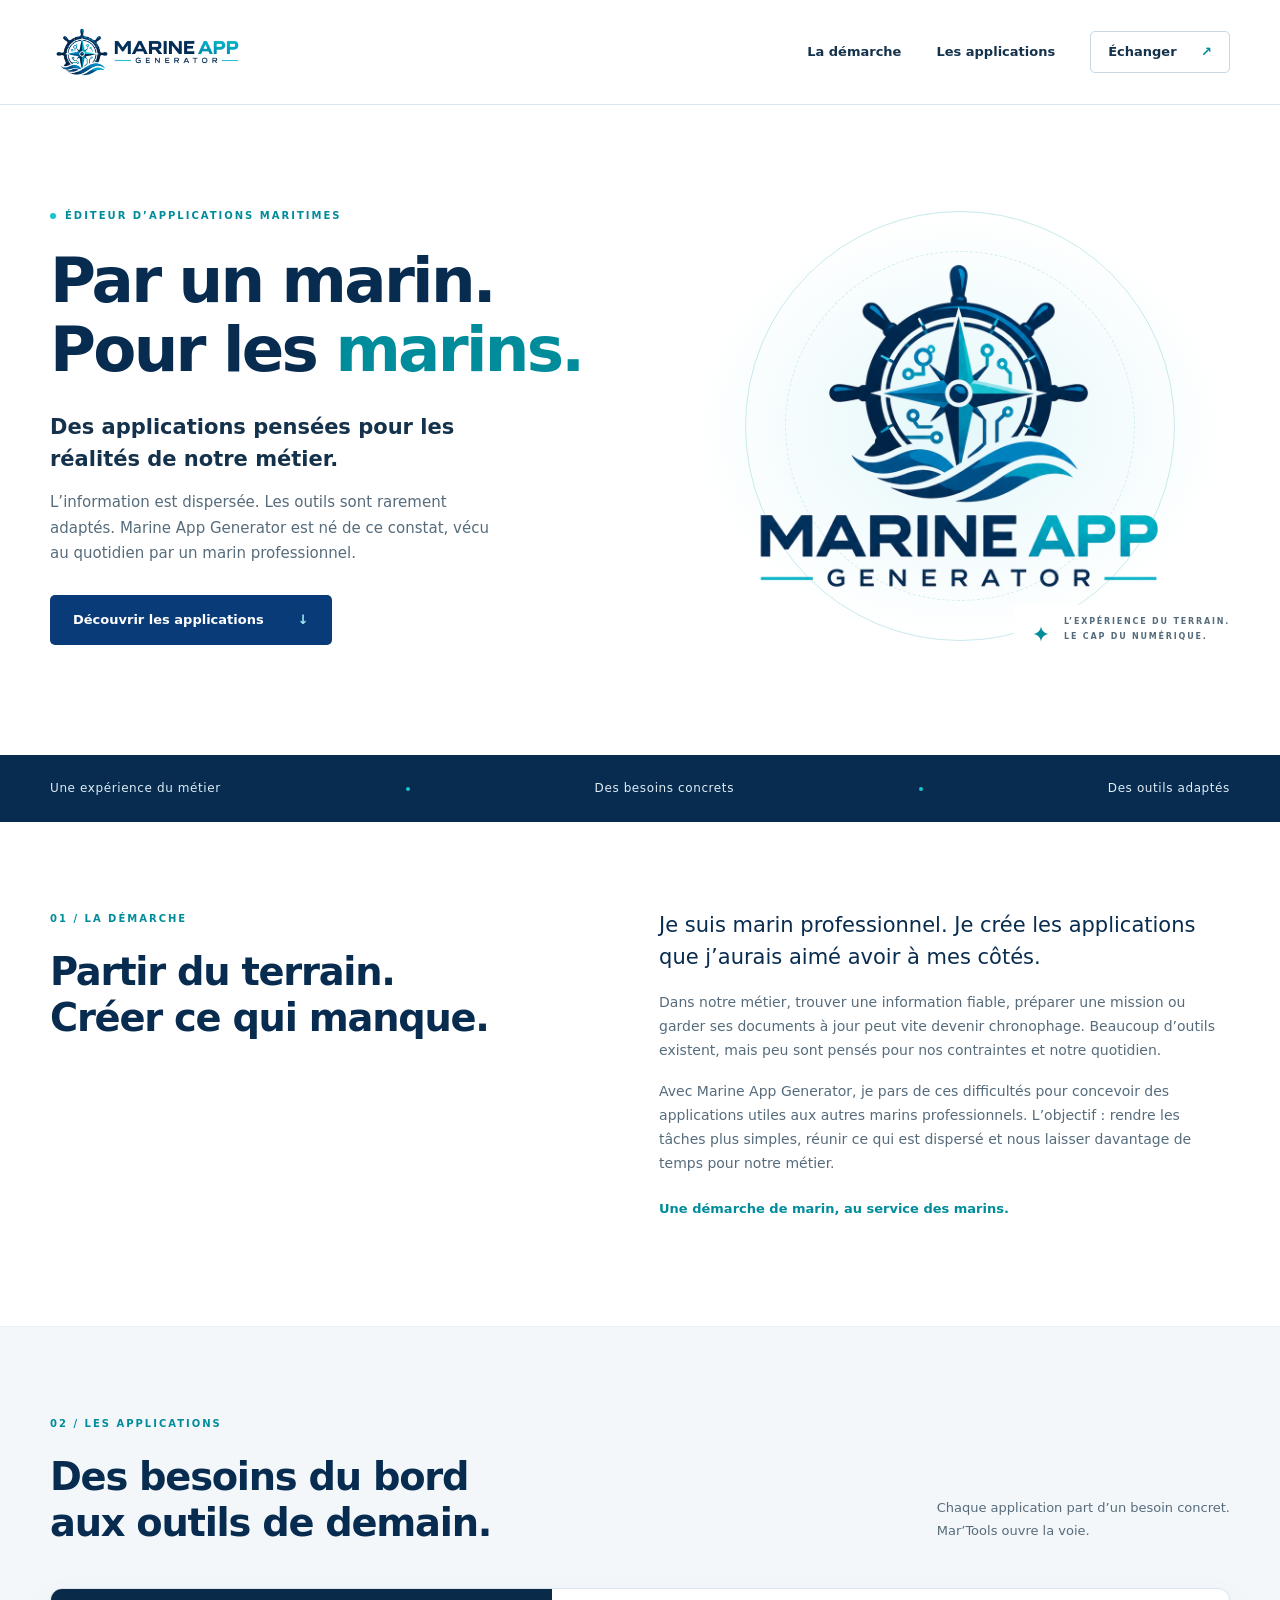
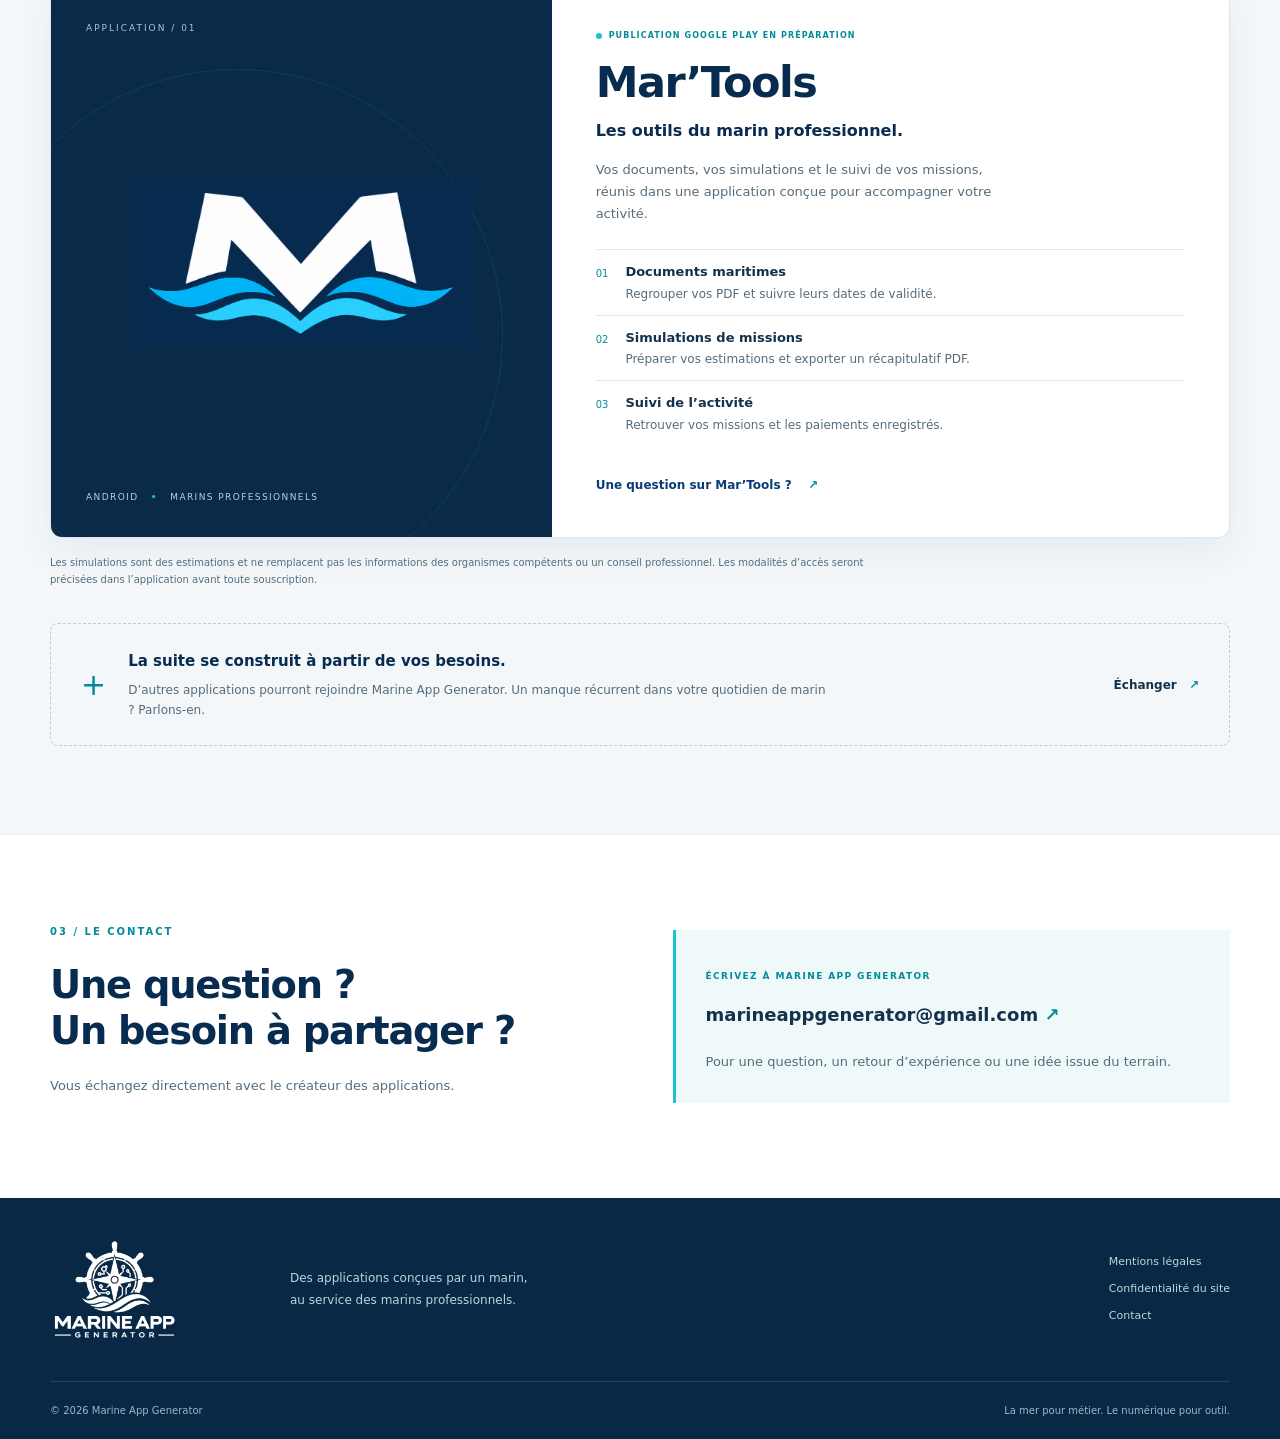
<file: index.html>
<!doctype html>
<html lang="fr"><head>
<meta charset="utf-8"><meta name="viewport" content="width=device-width, initial-scale=1">
<meta name="description" content="Marine App Generator : des applications conçues par un marin professionnel, au service des marins professionnels. Découvrez Mar’Tools.">
<meta name="robots" content="noindex, nofollow"><meta name="theme-color" content="#083b78">
<title>Marine App Generator — Par un marin, pour les marins</title>
<link rel="icon" href="assets/mag-symbol.png"><link rel="stylesheet" href="style.css"></head>
<body>
<a class="skip" href="#contenu">Aller au contenu</a>
<header><div class="wrap navigation"><a class="brand" href="./" aria-label="Marine App Generator, accueil"><img src="assets/mag-horizontal.png" alt="Marine App Generator" width="1720" height="420"></a><nav aria-label="Navigation principale"><a href="#demarche">La démarche</a><a href="#applications">Les applications</a><a class="nav-contact" href="#contact">Échanger <span aria-hidden="true">↗</span></a></nav></div></header>
<main id="contenu">
<section class="hero wrap" aria-labelledby="titre"><div><p class="eyebrow"><span class="dot" aria-hidden="true"></span> ÉDITEUR D’APPLICATIONS MARITIMES</p><h1 id="titre">Par un marin.<br>Pour les <em>marins.</em></h1><p class="lead">Des applications pensées pour les réalités de notre métier.</p><p class="description">L’information est dispersée. Les outils sont rarement adaptés. Marine App Generator est né de ce constat, vécu au quotidien par un marin professionnel.</p><a class="button" href="#applications">Découvrir les applications <span aria-hidden="true">↓</span></a></div><div class="hero-visual"><div class="ring outer" aria-hidden="true"></div><div class="ring inner" aria-hidden="true"></div><img class="hero-logo" src="assets/mag-principal.png" alt="Logo Marine App Generator : gouvernail, rose des vents, vagues et circuits numériques" width="900" height="730"><div class="caption"><span aria-hidden="true">✦</span> L’EXPÉRIENCE DU TERRAIN.<br>LE CAP DU NUMÉRIQUE.</div></div></section>
<div class="values"><div class="wrap"><span>Une expérience du métier</span><i aria-hidden="true"></i><span>Des besoins concrets</span><i aria-hidden="true"></i><span>Des outils adaptés</span></div></div>
<section class="story section wrap" id="demarche" aria-labelledby="story-title"><div><p class="eyebrow">01 / LA DÉMARCHE</p><h2 id="story-title">Partir du terrain.<br>Créer ce qui manque.</h2></div><div class="story-text"><p class="large">Je suis marin professionnel. Je crée les applications que j’aurais aimé avoir à mes côtés.</p><p>Dans notre métier, trouver une information fiable, préparer une mission ou garder ses documents à jour peut vite devenir chronophage. Beaucoup d’outils existent, mais peu sont pensés pour nos contraintes et notre quotidien.</p><p>Avec Marine App Generator, je pars de ces difficultés pour concevoir des applications utiles aux autres marins professionnels. L’objectif : rendre les tâches plus simples, réunir ce qui est dispersé et nous laisser davantage de temps pour notre métier.</p><p class="signature">Une démarche de marin, au service des marins.</p></div></section>
<section class="applications section" id="applications" aria-labelledby="apps-title"><div class="wrap"><div class="section-heading"><div><p class="eyebrow">02 / LES APPLICATIONS</p><h2 id="apps-title">Des besoins du bord<br>aux outils de demain.</h2></div><p>Chaque application part d’un besoin concret.<br>Mar’Tools ouvre la voie.</p></div>
<article class="app-card" aria-labelledby="martools-title"><div class="app-art"><span class="app-index">APPLICATION / 01</span><img src="assets/martools.png" alt="Logo Mar’Tools" width="908" height="437"><span class="platform">ANDROID <b aria-hidden="true">•</b> MARINS PROFESSIONNELS</span></div><div class="app-content"><p class="status"><span class="dot" aria-hidden="true"></span> PUBLICATION GOOGLE PLAY EN PRÉPARATION</p><h3 id="martools-title">Mar’Tools</h3><p class="tagline">Les outils du marin professionnel.</p><p>Vos documents, vos simulations et le suivi de vos missions, réunis dans une application conçue pour accompagner votre activité.</p><ul class="features"><li><span>01</span><div><strong>Documents maritimes</strong><p>Regrouper vos PDF et suivre leurs dates de validité.</p></div></li><li><span>02</span><div><strong>Simulations de missions</strong><p>Préparer vos estimations et exporter un récapitulatif PDF.</p></div></li><li><span>03</span><div><strong>Suivi de l’activité</strong><p>Retrouver vos missions et les paiements enregistrés.</p></div></li></ul><a class="text-link" href="mailto:marineappgenerator@gmail.com?subject=Information%20Mar%27Tools">Une question sur Mar’Tools ? <span aria-hidden="true">↗</span></a></div></article>
<p class="app-note">Les simulations sont des estimations et ne remplacent pas les informations des organismes compétents ou un conseil professionnel. Les modalités d’accès seront précisées dans l’application avant toute souscription.</p>
<div class="future"><span class="plus" aria-hidden="true">+</span><div><h3>La suite se construit à partir de vos besoins.</h3><p>D’autres applications pourront rejoindre Marine App Generator. Un manque récurrent dans votre quotidien de marin ? Parlons-en.</p></div><a href="#contact">Échanger <span aria-hidden="true">↗</span></a></div></div></section>
<section class="contact-section section wrap" id="contact" aria-labelledby="contact-title"><div><p class="eyebrow">03 / LE CONTACT</p><h2 id="contact-title">Une question ?<br>Un besoin à partager ?</h2><p>Vous échangez directement avec le créateur des applications.</p></div><div class="contact-box"><span>ÉCRIVEZ À MARINE APP GENERATOR</span><a href="mailto:marineappgenerator@gmail.com">marineappgenerator@gmail.com <span aria-hidden="true">↗</span></a><p>Pour une question, un retour d’expérience ou une idée issue du terrain.</p></div></section>
</main>
<footer><div class="wrap footer-top"><a href="./" aria-label="Marine App Generator, accueil"><img src="assets/mag-white.png" alt="Marine App Generator" width="900" height="730" loading="lazy"></a><p>Des applications conçues par un marin,<br>au service des marins professionnels.</p><nav aria-label="Informations légales"><a href="mentions-legales.html">Mentions légales</a><a href="confidentialite.html">Confidentialité du site</a><a href="mailto:marineappgenerator@gmail.com">Contact</a></nav></div><div class="wrap footer-bottom"><span>© 2026 Marine App Generator</span><span>La mer pour métier. Le numérique pour outil.</span></div></footer>
</body></html>
</file>
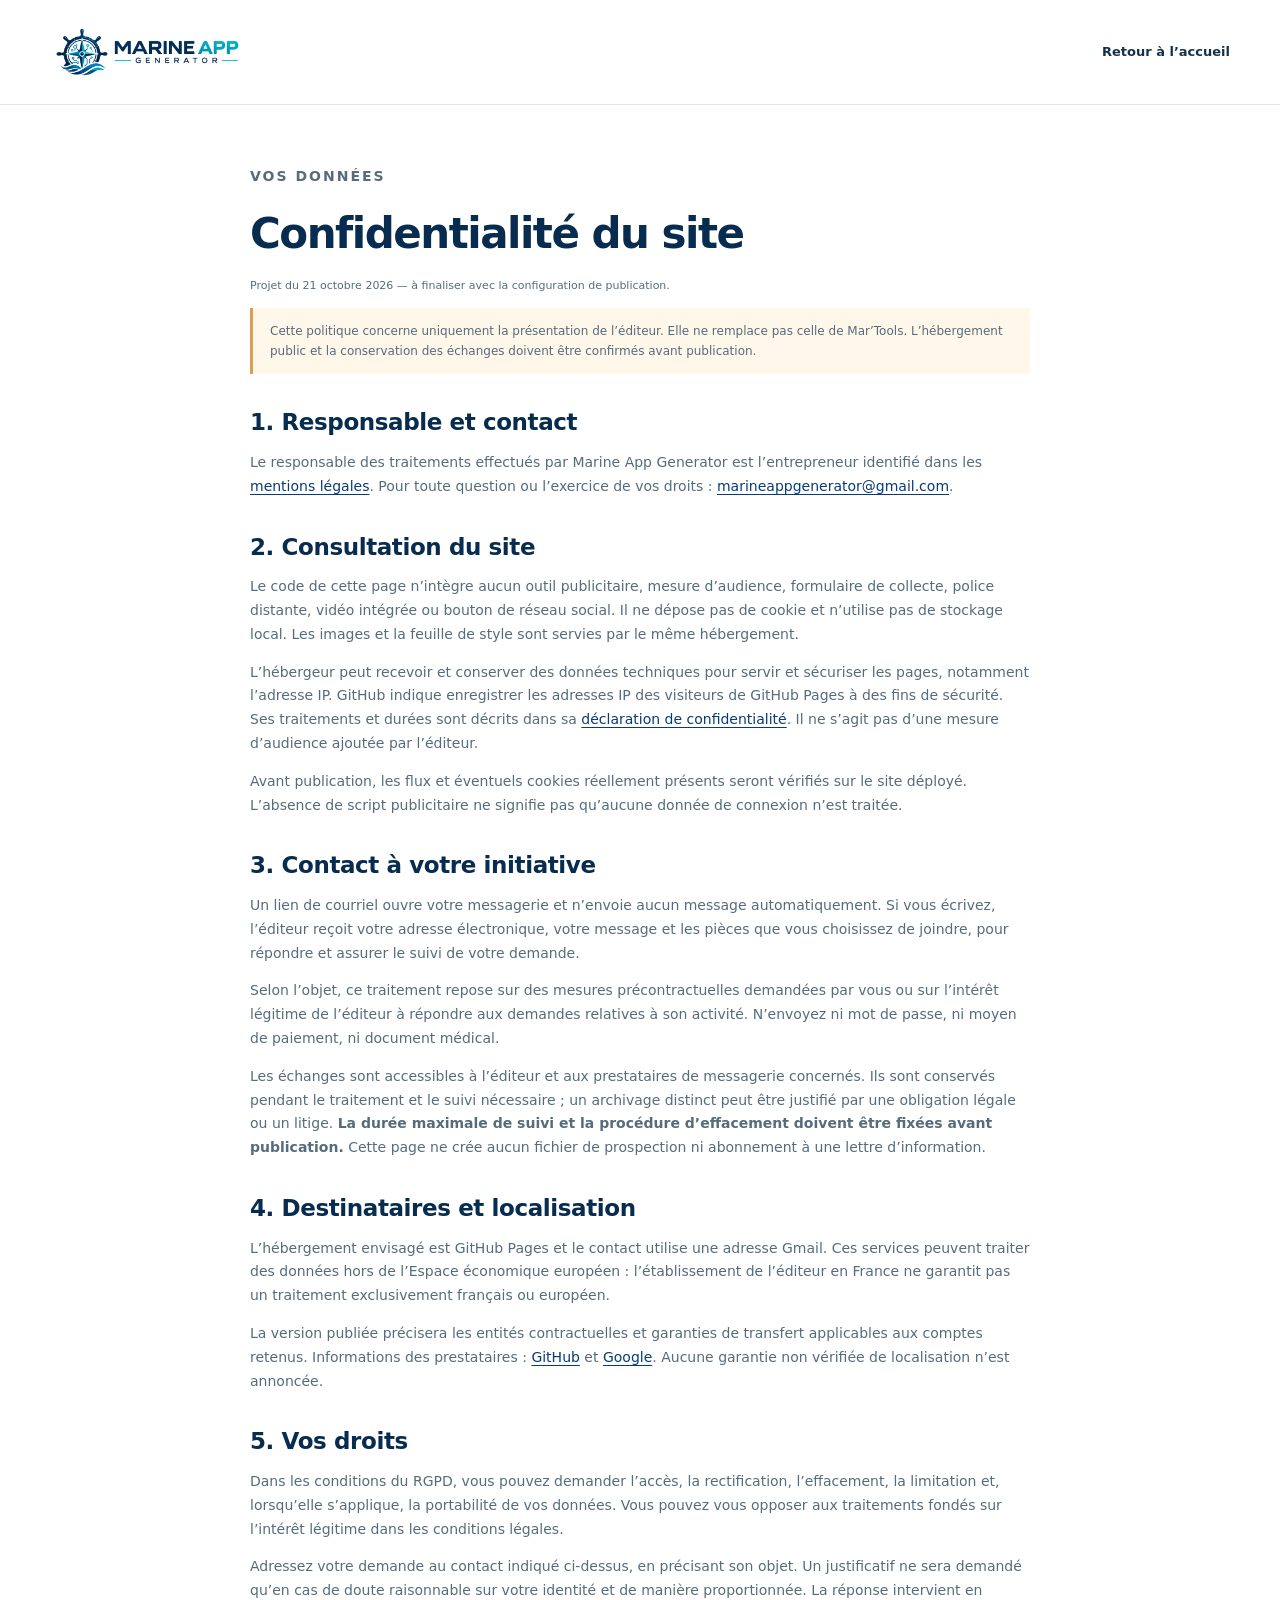
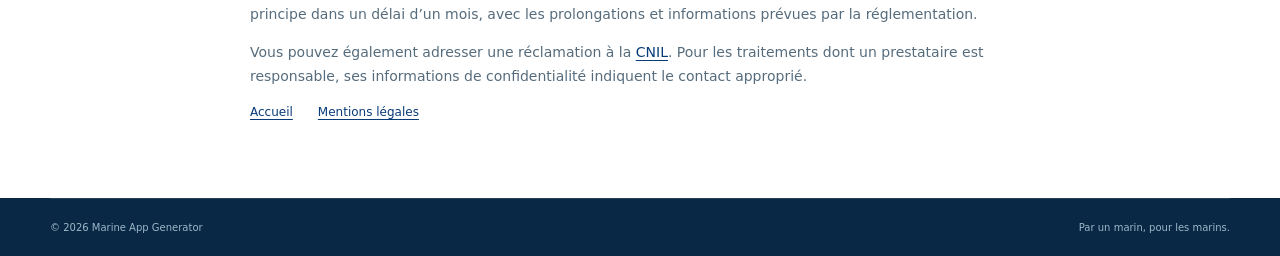
<file: confidentialite.html>
<!doctype html>
<html lang="fr"><head><meta charset="utf-8"><meta name="viewport" content="width=device-width, initial-scale=1"><meta name="robots" content="noindex, nofollow"><title>Confidentialité du site — Marine App Generator</title><link rel="icon" href="assets/mag-symbol.png"><link rel="stylesheet" href="style.css"></head><body>
<a class="skip" href="#contenu">Aller au contenu</a><header><div class="wrap navigation"><a class="brand" href="./" aria-label="Marine App Generator, accueil"><img src="assets/mag-horizontal.png" alt="Marine App Generator" width="1720" height="420"></a><nav aria-label="Navigation"><a href="./">Retour à l’accueil</a></nav></div></header>
<main id="contenu" class="wrap legal"><p class="eyebrow">VOS DONNÉES</p><h1>Confidentialité du site</h1><p class="legal-date">Projet du 21 octobre 2026 — à finaliser avec la configuration de publication.</p><p class="draft">Cette politique concerne uniquement la présentation de l’éditeur. Elle ne remplace pas celle de Mar’Tools. L’hébergement public et la conservation des échanges doivent être confirmés avant publication.</p>
<h2>1. Responsable et contact</h2><p>Le responsable des traitements effectués par Marine App Generator est l’entrepreneur identifié dans les <a href="mentions-legales.html">mentions légales</a>. Pour toute question ou l’exercice de vos droits : <a href="mailto:marineappgenerator@gmail.com">marineappgenerator@gmail.com</a>.</p>
<h2>2. Consultation du site</h2><p>Le code de cette page n’intègre aucun outil publicitaire, mesure d’audience, formulaire de collecte, police distante, vidéo intégrée ou bouton de réseau social. Il ne dépose pas de cookie et n’utilise pas de stockage local. Les images et la feuille de style sont servies par le même hébergement.</p><p>L’hébergeur peut recevoir et conserver des données techniques pour servir et sécuriser les pages, notamment l’adresse IP. GitHub indique enregistrer les adresses IP des visiteurs de GitHub Pages à des fins de sécurité. Ses traitements et durées sont décrits dans sa <a href="https://docs.github.com/en/site-policy/privacy-policies/github-general-privacy-statement">déclaration de confidentialité</a>. Il ne s’agit pas d’une mesure d’audience ajoutée par l’éditeur.</p><p>Avant publication, les flux et éventuels cookies réellement présents seront vérifiés sur le site déployé. L’absence de script publicitaire ne signifie pas qu’aucune donnée de connexion n’est traitée.</p>
<h2>3. Contact à votre initiative</h2><p>Un lien de courriel ouvre votre messagerie et n’envoie aucun message automatiquement. Si vous écrivez, l’éditeur reçoit votre adresse électronique, votre message et les pièces que vous choisissez de joindre, pour répondre et assurer le suivi de votre demande.</p><p>Selon l’objet, ce traitement repose sur des mesures précontractuelles demandées par vous ou sur l’intérêt légitime de l’éditeur à répondre aux demandes relatives à son activité. N’envoyez ni mot de passe, ni moyen de paiement, ni document médical.</p><p>Les échanges sont accessibles à l’éditeur et aux prestataires de messagerie concernés. Ils sont conservés pendant le traitement et le suivi nécessaire ; un archivage distinct peut être justifié par une obligation légale ou un litige. <strong>La durée maximale de suivi et la procédure d’effacement doivent être fixées avant publication.</strong> Cette page ne crée aucun fichier de prospection ni abonnement à une lettre d’information.</p>
<h2>4. Destinataires et localisation</h2><p>L’hébergement envisagé est GitHub Pages et le contact utilise une adresse Gmail. Ces services peuvent traiter des données hors de l’Espace économique européen : l’établissement de l’éditeur en France ne garantit pas un traitement exclusivement français ou européen.</p><p>La version publiée précisera les entités contractuelles et garanties de transfert applicables aux comptes retenus. Informations des prestataires : <a href="https://docs.github.com/en/site-policy/privacy-policies/github-general-privacy-statement">GitHub</a> et <a href="https://policies.google.com/privacy?hl=fr">Google</a>. Aucune garantie non vérifiée de localisation n’est annoncée.</p>
<h2>5. Vos droits</h2><p>Dans les conditions du RGPD, vous pouvez demander l’accès, la rectification, l’effacement, la limitation et, lorsqu’elle s’applique, la portabilité de vos données. Vous pouvez vous opposer aux traitements fondés sur l’intérêt légitime dans les conditions légales.</p><p>Adressez votre demande au contact indiqué ci-dessus, en précisant son objet. Un justificatif ne sera demandé qu’en cas de doute raisonnable sur votre identité et de manière proportionnée. La réponse intervient en principe dans un délai d’un mois, avec les prolongations et informations prévues par la réglementation.</p><p>Vous pouvez également adresser une réclamation à la <a href="https://www.cnil.fr/fr/plaintes">CNIL</a>. Pour les traitements dont un prestataire est responsable, ses informations de confidentialité indiquent le contact approprié.</p><div class="legal-nav"><a href="./">Accueil</a><a href="mentions-legales.html">Mentions légales</a></div></main><footer><div class="wrap footer-bottom"><span>© 2026 Marine App Generator</span><a href="./">Par un marin, pour les marins.</a></div></footer></body></html>
</file>
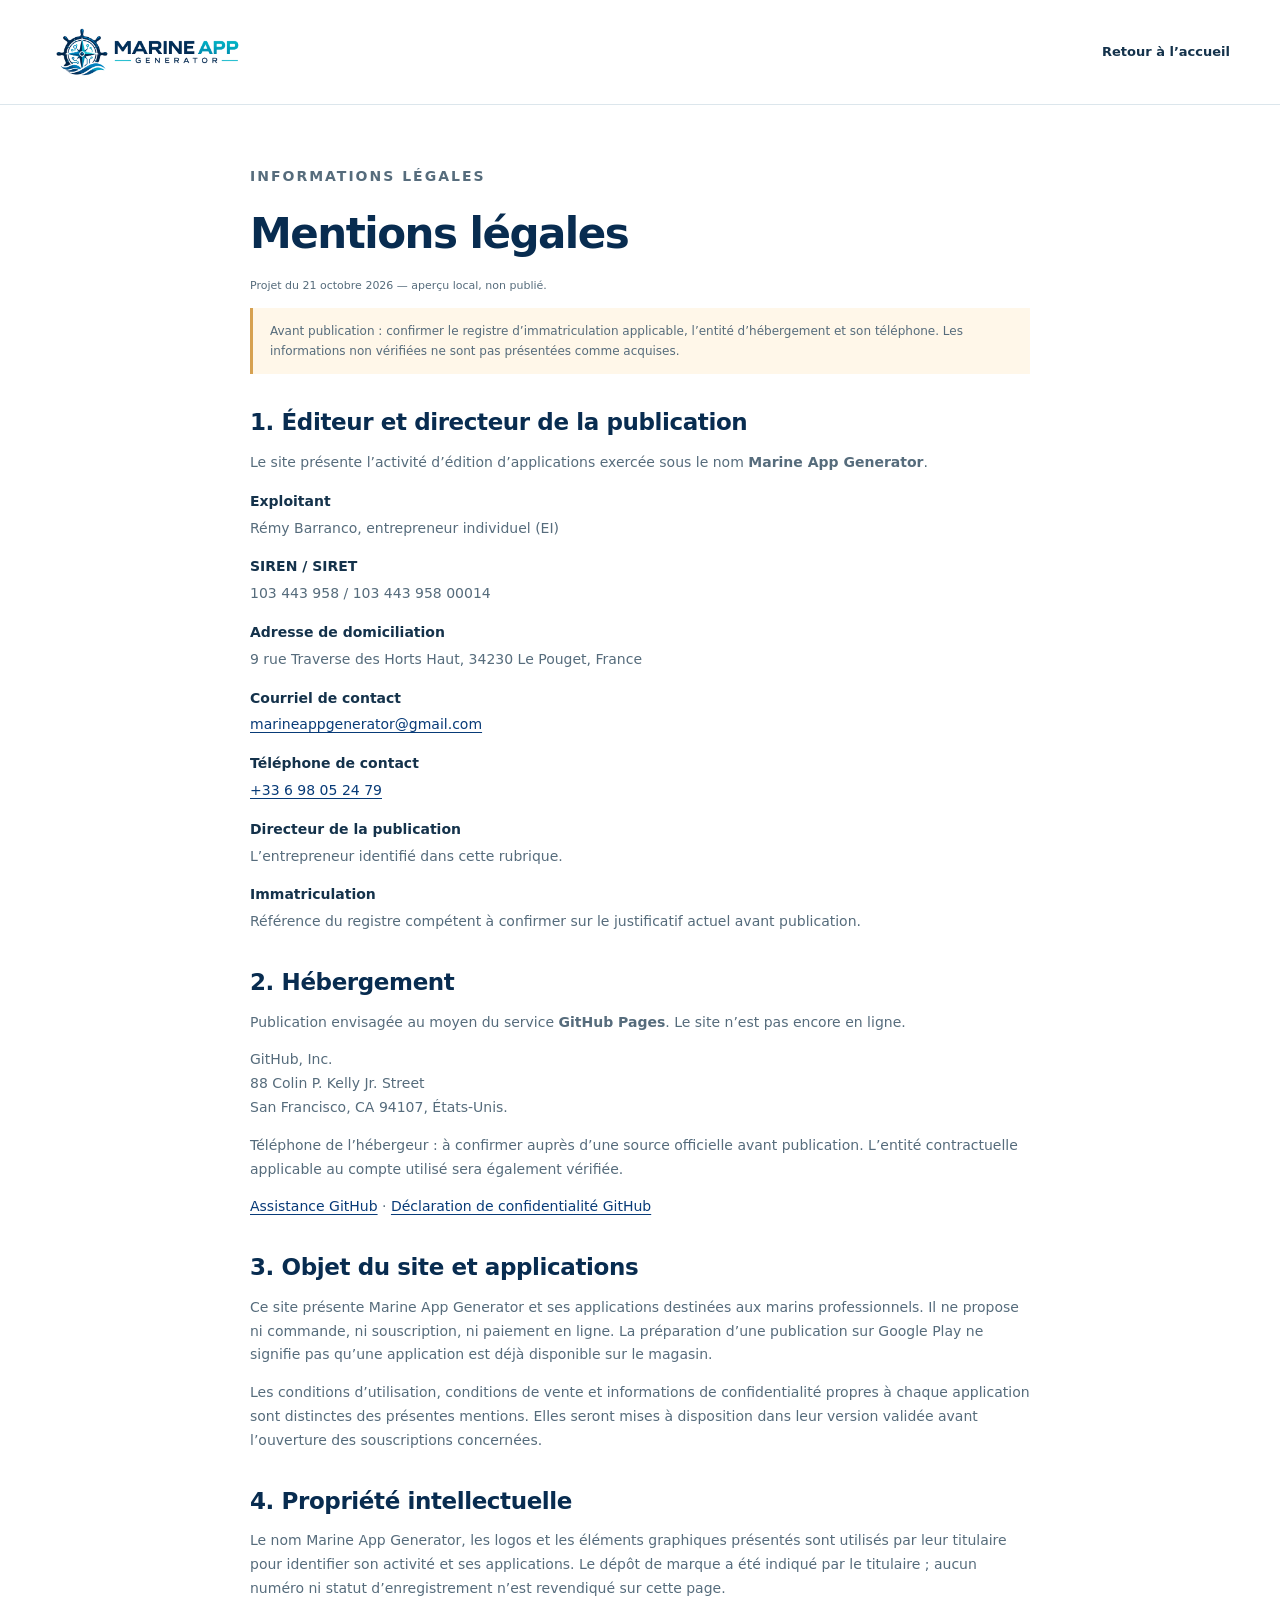
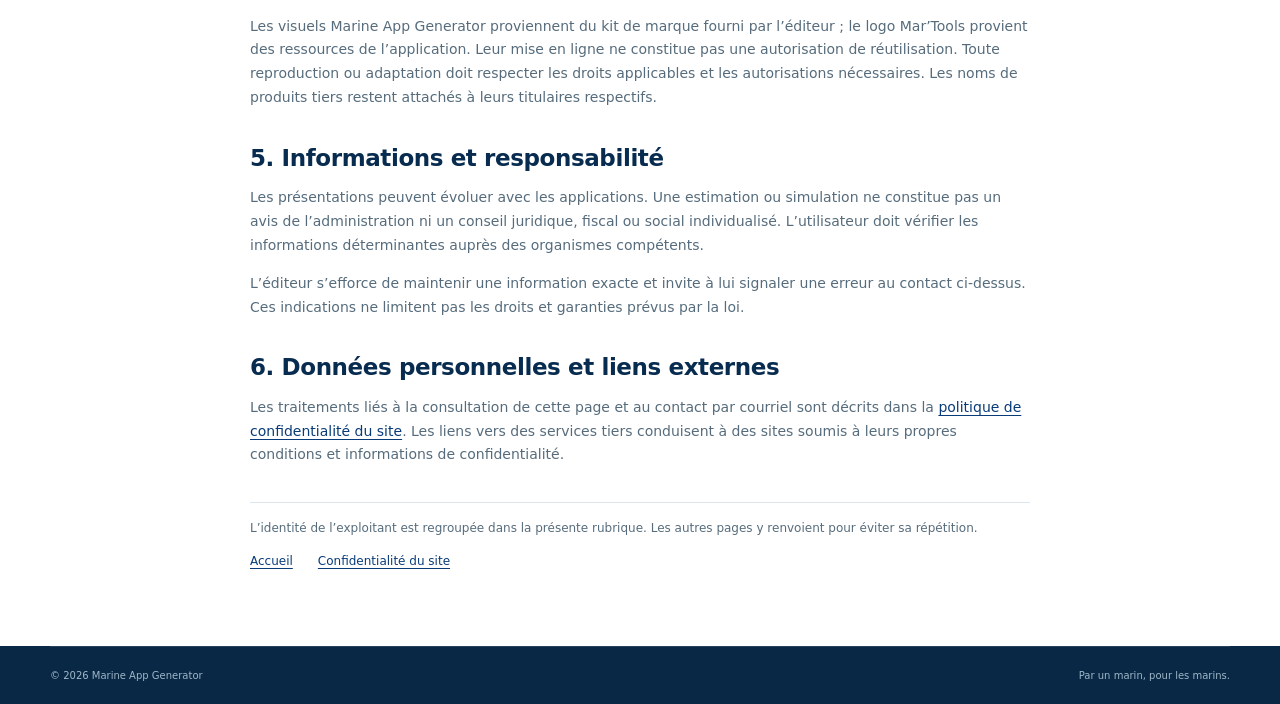
<file: mentions-legales.html>
<!doctype html>
<html lang="fr"><head><meta charset="utf-8"><meta name="viewport" content="width=device-width, initial-scale=1"><meta name="robots" content="noindex, nofollow"><title>Mentions légales — Marine App Generator</title><link rel="icon" href="assets/mag-symbol.png"><link rel="stylesheet" href="style.css"></head><body>
<a class="skip" href="#contenu">Aller au contenu</a><header><div class="wrap navigation"><a class="brand" href="./" aria-label="Marine App Generator, accueil"><img src="assets/mag-horizontal.png" alt="Marine App Generator" width="1720" height="420"></a><nav aria-label="Navigation"><a href="./">Retour à l’accueil</a></nav></div></header>
<main id="contenu" class="wrap legal"><p class="eyebrow">INFORMATIONS LÉGALES</p><h1>Mentions légales</h1><p class="legal-date">Projet du 21 octobre 2026 — aperçu local, non publié.</p><p class="draft">Avant publication : confirmer le registre d’immatriculation applicable, l’entité d’hébergement et son téléphone. Les informations non vérifiées ne sont pas présentées comme acquises.</p>
<h2>1. Éditeur et directeur de la publication</h2><p>Le site présente l’activité d’édition d’applications exercée sous le nom <strong>Marine App Generator</strong>.</p>
<dl><dt>Exploitant</dt><dd>Rémy Barranco, entrepreneur individuel (EI)</dd><dt>SIREN / SIRET</dt><dd>103 443 958 / 103 443 958 00014</dd><dt>Adresse de domiciliation</dt><dd>9 rue Traverse des Horts Haut, 34230 Le Pouget, France</dd><dt>Courriel de contact</dt><dd><a href="mailto:marineappgenerator@gmail.com">marineappgenerator@gmail.com</a></dd><dt>Téléphone de contact</dt><dd><a href="tel:+33698052479">+33 6 98 05 24 79</a></dd><dt>Directeur de la publication</dt><dd>L’entrepreneur identifié dans cette rubrique.</dd><dt>Immatriculation</dt><dd>Référence du registre compétent à confirmer sur le justificatif actuel avant publication.</dd></dl>
<h2>2. Hébergement</h2><p>Publication envisagée au moyen du service <strong>GitHub Pages</strong>. Le site n’est pas encore en ligne.</p><p>GitHub, Inc.<br>88 Colin P. Kelly Jr. Street<br>San Francisco, CA 94107, États-Unis.</p><p>Téléphone de l’hébergeur : à confirmer auprès d’une source officielle avant publication. L’entité contractuelle applicable au compte utilisé sera également vérifiée.</p><p><a href="https://support.github.com/">Assistance GitHub</a> · <a href="https://docs.github.com/en/site-policy/privacy-policies/github-general-privacy-statement">Déclaration de confidentialité GitHub</a></p>
<h2>3. Objet du site et applications</h2><p>Ce site présente Marine App Generator et ses applications destinées aux marins professionnels. Il ne propose ni commande, ni souscription, ni paiement en ligne. La préparation d’une publication sur Google Play ne signifie pas qu’une application est déjà disponible sur le magasin.</p><p>Les conditions d’utilisation, conditions de vente et informations de confidentialité propres à chaque application sont distinctes des présentes mentions. Elles seront mises à disposition dans leur version validée avant l’ouverture des souscriptions concernées.</p>
<h2>4. Propriété intellectuelle</h2><p>Le nom Marine App Generator, les logos et les éléments graphiques présentés sont utilisés par leur titulaire pour identifier son activité et ses applications. Le dépôt de marque a été indiqué par le titulaire ; aucun numéro ni statut d’enregistrement n’est revendiqué sur cette page.</p><p>Les visuels Marine App Generator proviennent du kit de marque fourni par l’éditeur ; le logo Mar’Tools provient des ressources de l’application. Leur mise en ligne ne constitue pas une autorisation de réutilisation. Toute reproduction ou adaptation doit respecter les droits applicables et les autorisations nécessaires. Les noms de produits tiers restent attachés à leurs titulaires respectifs.</p>
<h2>5. Informations et responsabilité</h2><p>Les présentations peuvent évoluer avec les applications. Une estimation ou simulation ne constitue pas un avis de l’administration ni un conseil juridique, fiscal ou social individualisé. L’utilisateur doit vérifier les informations déterminantes auprès des organismes compétents.</p><p>L’éditeur s’efforce de maintenir une information exacte et invite à lui signaler une erreur au contact ci-dessus. Ces indications ne limitent pas les droits et garanties prévus par la loi.</p>
<h2>6. Données personnelles et liens externes</h2><p>Les traitements liés à la consultation de cette page et au contact par courriel sont décrits dans la <a href="confidentialite.html">politique de confidentialité du site</a>. Les liens vers des services tiers conduisent à des sites soumis à leurs propres conditions et informations de confidentialité.</p><p class="legal-note">L’identité de l’exploitant est regroupée dans la présente rubrique. Les autres pages y renvoient pour éviter sa répétition.</p><div class="legal-nav"><a href="./">Accueil</a><a href="confidentialite.html">Confidentialité du site</a></div></main><footer><div class="wrap footer-bottom"><span>© 2026 Marine App Generator</span><a href="./">Par un marin, pour les marins.</a></div></footer></body></html>
</file>
<file: style.css>
:root{--navy:#082c50;--blue:#083b78;--ocean:#0b6cb8;--teal:#008c9b;--aqua:#19c3d1;--ink:#14324b;--muted:#566c7c;--line:#dce6ec}*{box-sizing:border-box}html{scroll-behavior:smooth;scroll-padding-top:24px}body{margin:0;color:var(--ink);background:white;font-family:system-ui,-apple-system,"Segoe UI",sans-serif;line-height:1.7}a{color:inherit;text-decoration:none}a:focus-visible{outline:3px solid var(--ocean);outline-offset:5px}.wrap{width:min(1180px,calc(100% - 88px));margin-inline:auto}.skip{position:absolute;top:-100px;left:20px;padding:10px;background:var(--navy);color:white;z-index:5}.skip:focus{top:15px}header{border-bottom:1px solid var(--line)}.navigation{display:flex;align-items:center;justify-content:space-between;gap:30px;min-height:104px}.brand{display:block;width:253px}.brand img{display:block;width:100%;height:auto}.navigation nav{display:flex;align-items:center;gap:35px;font-size:13px;font-weight:550}.navigation nav a:hover{color:var(--teal)}.nav-contact{border:1px solid #c9d8e3;border-radius:5px;padding:9px 17px}.nav-contact span{margin-left:20px;color:var(--teal)}.hero{display:grid;grid-template-columns:1.12fr 1fr;gap:35px;align-items:center;min-height:650px;padding-block:72px 80px}.eyebrow{display:flex;align-items:center;gap:9px;margin:0 0 22px;color:var(--teal);font-size:10px;font-weight:750;letter-spacing:2px}.dot{display:inline-block;width:6px;height:6px;background:var(--aqua);border-radius:50%;flex-shrink:0}h1{font-size:clamp(42px,4.9vw,68px);letter-spacing:-2.7px;line-height:1.1;font-weight:700;margin:0 0 28px;color:var(--navy)}h1 em{color:var(--teal);font-style:normal}.lead{font-size:21px;font-weight:550;max-width:440px;line-height:1.5;margin:0 0 15px}.description{max-width:450px;font-size:15px;color:var(--muted);margin:0 0 28px}.button{display:inline-flex;align-items:center;justify-content:space-between;gap:34px;padding:14px 23px;background:var(--blue);color:white;font-weight:600;font-size:13px;border-radius:5px}.button:hover{background:var(--ocean)}.button span{color:#9eebf3}.hero-visual{position:relative;display:grid;place-items:center;min-height:430px;background:radial-gradient(ellipse,#e4f7fa 0,transparent 70%)}.hero-logo{width:80%;height:auto;position:relative;z-index:1}.ring{position:absolute;border:1px solid #c9e9ed;border-radius:50%;pointer-events:none}.outer{width:430px;height:430px}.inner{width:350px;height:350px;border-style:dashed;opacity:.8}.caption{position:absolute;right:0;bottom:-14px;font-size:8px;font-weight:650;line-height:1.8;letter-spacing:1.8px;color:var(--muted);background:white;padding:10px 0 0 18px}.caption>span{font-size:22px;color:var(--teal);float:left;margin:0 12px 0 0}.values{background:var(--navy);color:#dfedf6}.values>.wrap{display:flex;justify-content:space-between;align-items:center;min-height:67px;font-size:12px;letter-spacing:.6px}.values i{width:4px;height:4px;background:var(--aqua);border-radius:50%}.section{padding-block:88px}h2{font-size:clamp(28px,3vw,40px);line-height:1.2;letter-spacing:-1.25px;color:var(--navy);margin:0;font-weight:650}.story{display:grid;grid-template-columns:1fr 1.1fr;gap:90px}.story-text p{font-size:14px;color:var(--muted);margin:0 0 18px}.story-text .large{font-size:21px;line-height:1.5;color:var(--navy);font-weight:500}.story-text .signature{color:var(--teal);font-size:13px;font-weight:650;padding-top:4px}.applications{background:#f3f7fa;border-block:1px solid #edf2f6}.section-heading{display:flex;align-items:flex-end;justify-content:space-between;gap:35px;margin-bottom:42px}.section-heading>p{font-size:13px;color:var(--muted);line-height:1.8;margin:0 0 3px}.app-card{display:grid;grid-template-columns:.85fr 1.15fr;border:1px solid #dce5ec;border-radius:12px;overflow:hidden;background:white;box-shadow:0 14px 35px #123f6310}.app-art{position:relative;background:#092b49;color:white;display:flex;flex-direction:column;justify-content:space-between;padding:32px 35px;min-height:490px;overflow:hidden}.app-art:after{content:"";position:absolute;width:530px;height:530px;border:1px solid #44768e35;border-radius:50%;left:-80px;top:80px;pointer-events:none}.app-index{font-size:9px;letter-spacing:2px;color:#a8c5d8}.app-art img{position:relative;z-index:1;display:block;max-width:340px;align-self:center;width:100%;height:auto;margin-block:45px}.platform{font-size:9px;letter-spacing:1.4px;color:#b7d1df;z-index:1}.platform b{color:var(--aqua);margin:0 8px}.app-content{padding:40px 44px}.status{font-size:8px;font-weight:700;letter-spacing:1.1px;color:var(--teal);display:flex;align-items:center;gap:7px;margin:0 0 15px}.app-content h3{font-size:43px;letter-spacing:-1.5px;line-height:1.2;color:var(--navy);margin:0}.tagline{font-size:16px;font-weight:550;color:var(--navy);margin:8px 0 15px}.app-content>p:not(.status):not(.tagline){font-size:13px;color:var(--muted);max-width:430px}.features{list-style:none;padding:0;margin:24px 0}.features li{display:flex;gap:17px;padding-block:11px;border-top:1px solid var(--line)}.features li>span{font-size:10px;color:var(--teal);padding-top:4px}.features strong{display:block;font-size:13px;font-weight:650}.features p{color:var(--muted);font-size:12px;margin:0}.text-link{color:var(--blue);font-size:12px;font-weight:650;display:inline-block}.text-link span{color:var(--teal);margin-left:12px}.app-note{font-size:10px;color:var(--muted);max-width:850px;margin-top:16px}.future{display:flex;align-items:center;gap:22px;border:1px dashed #b8ced9;border-radius:8px;padding:25px 30px;margin-top:35px}.plus{font-size:30px;line-height:1;color:var(--teal);font-weight:300}.future h3{font-size:15px;color:var(--navy);font-weight:600;margin:0 0 5px}.future p{font-size:12px;color:var(--muted);margin:0;max-width:700px}.future>a{font-size:12px;font-weight:650;white-space:nowrap;margin-left:auto}.future>a span{margin-left:8px;color:var(--teal)}.contact-section{display:grid;grid-template-columns:1fr 1fr;gap:65px;align-items:center}.contact-section>div>p:not(.eyebrow){font-size:13px;color:var(--muted);margin-top:20px}.contact-box{background:#eff9fa;border-left:3px solid var(--aqua);padding:30px}.contact-box>span{font-size:9px;color:var(--teal);font-weight:750;letter-spacing:1.4px}.contact-box>a{display:block;font-size:clamp(14px,1.5vw,18px);font-weight:600;margin-top:13px;overflow-wrap:anywhere}.contact-box>a>span{color:var(--teal)}.contact-box>p{font-size:12px;color:var(--muted);margin:13px 0 0}footer{background:#082845;color:#c0d3e0}.footer-top{display:grid;grid-template-columns:180px 1fr auto;gap:60px;align-items:center;padding-block:38px}.footer-top>a>img{display:block;width:130px;height:auto}.footer-top>p{font-size:12px;line-height:1.9}.footer-top nav{display:flex;flex-direction:column;gap:8px;font-size:11px}.footer-top a:hover{color:white}.footer-bottom{border-top:1px solid #ffffff20;display:flex;justify-content:space-between;gap:20px;padding-block:20px;font-size:10px;color:#9fb7c8}.legal{max-width:780px;padding-block:60px 75px}.legal h1{font-size:42px;letter-spacing:-1.5px;margin-bottom:20px}.legal h2{font-size:23px;letter-spacing:-.4px;margin-top:35px;margin-bottom:12px}.legal p,.legal li{font-size:14px;color:var(--muted)}.legal a{color:var(--blue);text-decoration:underline;text-underline-offset:3px}.legal dl{font-size:14px}.legal dt{font-weight:650;margin-top:15px}.legal dd{margin:3px 0;color:var(--muted)}.draft{padding:13px 17px;background:#fff7e9;border-left:3px solid #d6a151;font-size:12px!important}.legal-date{font-size:11px!important}.legal-nav{display:flex;gap:25px;font-size:12px;flex-wrap:wrap}.legal-note{font-size:12px!important;border-top:1px solid var(--line);padding-top:15px;margin-top:35px}
@media(min-width:1500px){.hero{min-height:700px}}@media(max-width:1000px){.wrap{width:calc(100% - 56px)}.navigation nav{gap:22px}.brand{width:220px}.hero{gap:20px;min-height:580px}.outer{width:350px;height:350px}.inner{width:285px;height:285px}.hero-visual{min-height:360px}.caption{font-size:7px}.story{gap:45px}.app-content{padding:32px}.app-art{padding:28px}.contact-section{gap:30px}.contact-box{padding:24px}.footer-top{gap:35px}.section{padding-block:65px}}
@media(max-width:720px){.wrap{width:calc(100% - 40px)}.navigation{min-height:84px;gap:15px;flex-wrap:wrap;padding-block:14px}.brand{width:200px}.navigation nav{gap:18px;font-size:11px}.nav-contact{padding:6px 9px}.nav-contact span{margin-left:5px}.navigation nav>a:first-child{display:none}.hero{grid-template-columns:1fr;padding-block:47px 40px;gap:24px;min-height:0}.hero h1{font-size:clamp(43px,9.5vw,62px);letter-spacing:-2px}.eyebrow{font-size:9px;letter-spacing:1.5px}.lead{font-size:19px;max-width:390px}.description{font-size:14px}.hero-visual{width:100%;max-width:400px;margin-inline:auto;min-height:350px}.hero-logo{width:72%;max-width:290px}.outer{width:320px;height:320px}.inner{width:260px;height:260px}.caption{bottom:0}.values>.wrap{font-size:9px;letter-spacing:0;gap:10px;min-height:60px}.values i{flex-shrink:0;width:3px;height:3px}.story{grid-template-columns:1fr;gap:28px}.section{padding-block:47px}.story-text .large{font-size:20px}h2{font-size:32px}.section-heading{display:block;margin-bottom:28px}.section-heading>p{margin-top:20px}.app-card{grid-template-columns:1fr}.app-art{min-height:290px;padding:23px 26px}.app-art img{max-width:245px;margin-block:25px}.app-art:after{width:440px;height:440px;left:50%;transform:translateX(-50%);top:20px}.app-content{padding:29px 25px}.app-content h3{font-size:38px}.status{font-size:7px}.future{padding:22px;gap:16px;flex-wrap:wrap}.future>div{flex:1;min-width:180px}.future>a{margin-left:35px}.contact-section{grid-template-columns:1fr;gap:22px}.contact-box>a{font-size:16px}.footer-top{grid-template-columns:110px 1fr;gap:25px;padding-block:30px}.footer-top>a>img{width:105px}.footer-top>p{font-size:11px}.footer-top nav{grid-column:1/-1;flex-direction:row;flex-wrap:wrap;gap:20px}.footer-bottom{font-size:9px;flex-direction:column;gap:5px}.legal{padding-block:40px 55px}.legal h1{font-size:34px}.legal h2{font-size:22px}}
@media(max-width:380px){.navigation{justify-content:center}.navigation nav{width:100%;justify-content:center}.hero-visual{min-height:300px}.outer{width:280px;height:280px}.inner{width:230px;height:230px}.values>.wrap{font-size:8px}.contact-box{padding:20px}.contact-box>a{font-size:14px}}@media(prefers-reduced-motion:reduce){html{scroll-behavior:auto}}
</file>
